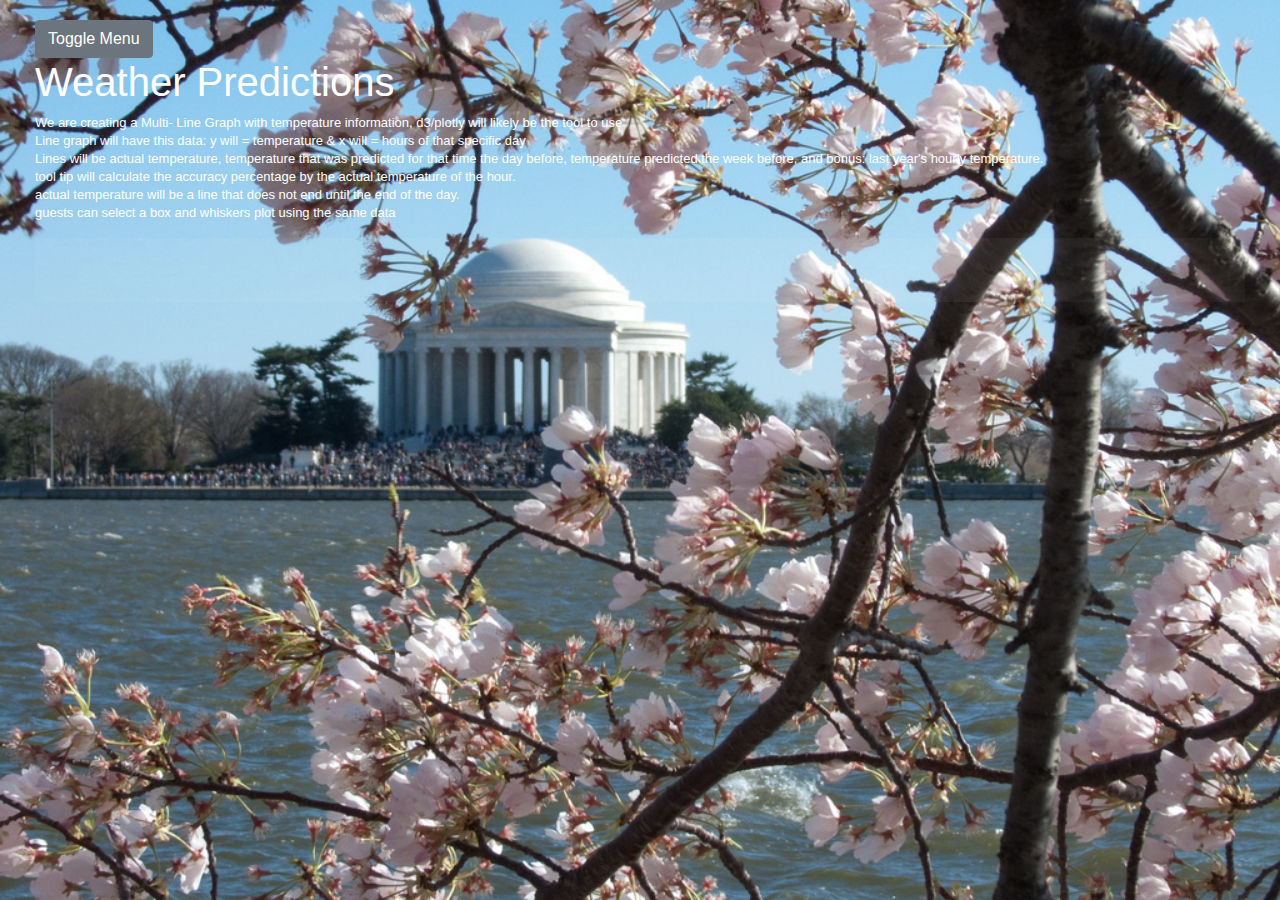
<file: index.html>
<!DOCTYPE html>
<html lang="en">
<head>
	<meta charset="UTF-8">
	<title>DC Weather Collaborative</title>

	<!-- kills favicon.ico 404 error -->
    <link rel="icon" href="data:;base64,iVBORwOKGO=">
       <!-- Bootstrap core CSS -->
    <link href="static/vendor/bootstrap/css/bootstrap.min.css" rel="stylesheet">
     <!-- Custom styles for this template -->
    <link href="static/css/simple-sidebar.css" rel="stylesheet">
    <link rel="stylesheet" href="static/css/custom.css">
	<script src="https://d3js.org/d3-time-format.v2.min.js"></script>
	<script src="https://d3js.org/d3.v4.min.js"></script>


</head>

<body>
	<div id="wrapper">
 <!-- Sidebar -->
        <div id="sidebar-wrapper">
            <ul class="sidebar-nav">
                <li class="sidebar-brand">
                    <a href="index.html">Multi-Line Graph</a>
                </li>
                <li>
                    <a href="index2.html">Weather Map</a>
                </li>
                <li>
                    <a href="index3.html">Yearly Weather Chart</a>
                </li>
                <li>
                  <!-- This will link to our data stored on Google -->
                  <a href="#">Raw Data</a>
                </li>
                <li>
                    <a href="https://github.com/DavisCardwell/Project-2">About</a>
                </li>

            </ul>
        </div>
         <!-- Page Content -->
        <div id="page-content-wrapper">
            <div class="container-fluid">
              <a href="#menu-toggle" class="btn btn-secondary" id="menu-toggle">Toggle Menu</a>
                <h1>Weather Predictions</h1>
                <p>We are creating a Multi- Line Graph with temperature information, d3/plotly will likely be the tool to use. <br>
                Line graph will have this data: y will = temperature & x will = hours of that specific day <br>
                Lines will be actual temperature, temperature that was predicted for that time the day before, temperature predicted the week before, and bonus: last year's hourly temperature.
                <br>tool tip will calculate the accuracy percentage by the actual temperature of the hour.
                <br>actual temperature will be a line that does not end until the end of the day.
                <br>
                guests can select a box and whiskers plot using the same data</p>
                <p></p>


    <div id="svg-here" class="frosted-glass"> </div>
    </div>
	</div>
</div>
</body>
	<script src="static/js/daily_predicted_multiline.js">
    </script>
	 <script src="static/vendor/jquery/jquery.min.js"></script>
    <script src="static/vendor/bootstrap/js/bootstrap.bundle.min.js"></script>
        <!-- Menu Toggle Script -->
    <script>
    $("#menu-toggle").click(function(e) {
        e.preventDefault();
        $("#wrapper").toggleClass("toggled");
    });
    </script>
</body>
</html>
</file>
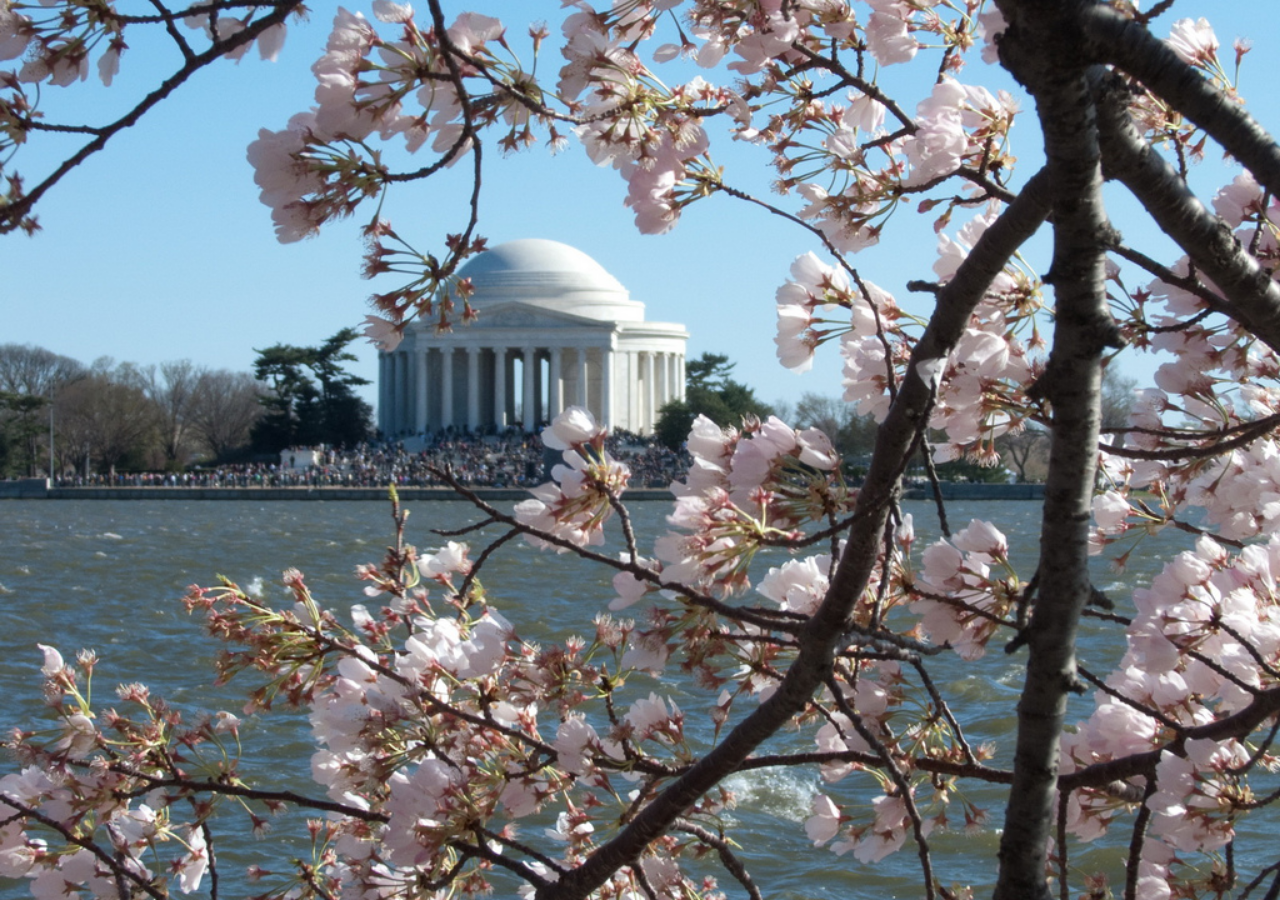
<file: multi_line.html>
<!DOCTYPE html>
<html lang="en">
<head>
	<meta charset="UTF-8">
	<title>DC Weather Collaborative</title>
	<link rel="stylesheet" href="style.css">

	<!-- kills favicon.ico 404 error -->
    <link rel="icon" href="data:;base64,iVBORwOKGO=">
       <!-- Bootstrap core CSS -->
    <link href="vendor/bootstrap/css/bootstrap.min.css" rel="stylesheet">
     <!-- Custom styles for this template -->
    <link href="css/simple-sidebar.css" rel="stylesheet">
    <link rel="stylesheet" href="css/custom.css">
	<script src="https://d3js.org/d3-time-format.v2.min.js"></script>
	<script src="https://d3js.org/d3.v4.min.js"></script>


</head>

<body>
	
     <div>  
	<script src="daily_predicted_multiline.js"></script>
	</div>
	 <script src="vendor/jquery/jquery.min.js"></script>
    <script src="vendor/bootstrap/js/bootstrap.bundle.min.js"></script>
        <!-- Menu Toggle Script -->

</body>
</html>
</file>
<file: static/css/custom.css>
/* remove default margin and padding from body */
body {
 margin: 0;
 padding: 0;
 background-image: url("../img/DC_sunny_spring.jpg");
 background-size: cover;
 background-repeat:no-repeat;
 display: compact;
 font: 13px/18px "Helvetica Neue", Helvetica, Arial, sans-serif;
 color:white;
}



/* set map, body, and html to 100% of the screen size */
#map,
body,
html {
  height: 100%;
}

.frosted-glass {
  background: inherit;
  height: 100%;
  width:100%;
  position: relative;
  z-index: 1;
  overflow: hidden;
  margin: 0 auto;
  padding: 2rem;
  box-sizing: border-box;
  box-shadow: 0 .5px .1px, rgba(0,0,0,.7);

}

.frosted-glass::before {
  content: "";
  position: absolute;
  z-index: -1;
  top:0; right:0; bottom:0; left:0;
  background: inherit;
  box-shadow: inset  0 3000px rgba(255,255,255,1);
  filter: blur(500px);
  margin: -20px;

}

/* Fixed sidenav, full height */
.sidenav {
  height: 100%;
  width: 200px;
  position: fixed;
  z-index: 1;
  top: 0;
  left: 0;
  background-color: #111;
  overflow-x: hidden;
  padding-top: 20px;
}

/* Style the sidenav links and the dropdown button */
.sidenav a, .dropdown-btn {
  padding: 6px 8px 6px 16px;
  text-decoration: none;
  font-size: 20px;
  color: #818181;
  display: block;
  border: none;
  background: none;
  width:100%;
  text-align: left;
  cursor: pointer;
  outline: none;
}

/* On mouse-over */
.sidenav a:hover, .dropdown-btn:hover {
  color: #f1f1f1;
}

/* Main content */
.main {
  margin-left: 200px; /* Same as the width of the sidenav */
  font-size: 20px; /* Increased text to enable scrolling */
  padding: 0px 10px;
}

/* Add an active class to the active dropdown button */
.active {
  background-color: green;
  color: white;
}

/* Dropdown container (hidden by default). Optional: add a lighter background color and some left padding to change the design of the dropdown content */
.dropdown-container {
  display: none;
  background-color: #262626;
  padding-left: 8px;
}

/* Optional: Style the caret down icon */
.fa-caret-down {
  float: right;
  padding-right: 8px;
}

.grid .tick {
    stroke: black;
    opacity: 1;
    font: 12;

}
.grid path {

      stroke-width: 5px;
}

.line {
  fill: none;
  stroke-width: 2px;
}

.orange {
  stroke: orange;
}

.green {
  stroke: green;
}

.blue {
  stroke: blue;
}
</file>
<file: style.css>
.line {
  fill: none;
  stroke-width: 2px;
}

.orange {
  stroke: orange;
}

.green {
  stroke: green;
}

.blue {
  stroke: blue;
}
</file>
<file: css/custom.css>
/* remove default margin and padding from body */
body {
 margin: 0;
 padding: 0;
 background-image: url("../img/DC_sunny_spring.jpg");
 background-size: cover;
 background-repeat:no-repeat;
 display: compact;
 font: 13px/18px "Helvetica Neue", Helvetica, Arial, sans-serif;
 color:white;
}



/* set map, body, and html to 100% of the screen size */
#map,
body,
html {
  height: 100%;
}

.frosted-glass {
  background: inherit;
  height: 100%;
  width:100%;
  position: relative;
  z-index: 1;
  overflow: hidden;
  margin: 0 auto;
  padding: 2rem;
  box-sizing: border-box;
  box-shadow: 0 .5px .1px, rgba(0,0,0,.7);

}

.frosted-glass::before {
  content: "";
  position: absolute;
  z-index: -1;
  top:0; right:0; bottom:0; left:0;
  background: inherit;
  box-shadow: inset  0 3000px rgba(255,255,255,1);
  filter: blur(500px);
  margin: -20px;

}

/* Fixed sidenav, full height */
.sidenav {
  height: 100%;
  width: 200px;
  position: fixed;
  z-index: 1;
  top: 0;
  left: 0;
  background-color: #111;
  overflow-x: hidden;
  padding-top: 20px;
}

/* Style the sidenav links and the dropdown button */
.sidenav a, .dropdown-btn {
  padding: 6px 8px 6px 16px;
  text-decoration: none;
  font-size: 20px;
  color: #818181;
  display: block;
  border: none;
  background: none;
  width:100%;
  text-align: left;
  cursor: pointer;
  outline: none;
}

/* On mouse-over */
.sidenav a:hover, .dropdown-btn:hover {
  color: #f1f1f1;
}

/* Main content */
.main {
  margin-left: 200px; /* Same as the width of the sidenav */
  font-size: 20px; /* Increased text to enable scrolling */
  padding: 0px 10px;
}

/* Add an active class to the active dropdown button */
.active {
  background-color: green;
  color: white;
}

/* Dropdown container (hidden by default). Optional: add a lighter background color and some left padding to change the design of the dropdown content */
.dropdown-container {
  display: none;
  background-color: #262626;
  padding-left: 8px;
}

/* Optional: Style the caret down icon */
.fa-caret-down {
  float: right;
  padding-right: 8px;
}

.grid .tick {
    stroke: black;
    opacity: 1;
    font: 12;

}
.grid path {

      stroke-width: 5px;
}

.line {
  fill: none;
  stroke-width: 2px;
}

.orange {
  stroke: orange;
}

.green {
  stroke: green;
}

.blue {
  stroke: blue;
}
</file>
<file: static/css/simple-sidebar.css>
/*!
 * Start Bootstrap - Simple Sidebar (https://startbootstrap.com/template-overviews/simple-sidebar)
 * Copyright 2013-2017 Start Bootstrap
 * Licensed under MIT (https://github.com/BlackrockDigital/startbootstrap-simple-sidebar/blob/master/LICENSE)
 */

body {
  overflow-x: hidden;
}

#wrapper {
  padding-left: 0;
  -webkit-transition: all 0.5s ease;
  -moz-transition: all 0.5s ease;
  -o-transition: all 0.5s ease;
  transition: all 0.5s ease;
}

#wrapper.toggled {
  padding-left: 250px;
}

#sidebar-wrapper {
  z-index: 1000;
  position: fixed;
  left: 250px;
  width: 0;
  height: 100%;
  margin-left: -250px;
  overflow-y: auto;
  background: #000;
  -webkit-transition: all 0.5s ease;
  -moz-transition: all 0.5s ease;
  -o-transition: all 0.5s ease;
  transition: all 0.5s ease;
}

#wrapper.toggled #sidebar-wrapper {
  width: 250px;
}

#page-content-wrapper {
  width: 100%;
  position: absolute;
  padding: 15px;
}

#wrapper.toggled #page-content-wrapper {
  position: absolute;
  margin-right: -250px;
}


/* Sidebar Styles */

.sidebar-nav {
  position: absolute;
  top: 0;
  width: 250px;
  margin: 0;
  padding: 0;
  list-style: none;
}

.sidebar-nav li {
  text-indent: 20px;
  line-height: 40px;
}

.sidebar-nav li a {
  display: block;
  text-decoration: none;
  color: #999999;
}

.sidebar-nav li a:hover {
  text-decoration: none;
  color: #fff;
  background: rgba(255, 255, 255, 0.2);
}

.sidebar-nav li a:active, .sidebar-nav li a:focus {
  text-decoration: none;
}

.sidebar-nav>.sidebar-brand {
  height: 65px;
  font-size: 18px;
  line-height: 60px;
}

.sidebar-nav>.sidebar-brand a {
  color: #999999;
}

.sidebar-nav>.sidebar-brand a:hover {
  color: #fff;
  background: none;
}

@media(min-width:768px) {
  #wrapper {
    padding-left: 0;
  }
  #wrapper.toggled {
    padding-left: 250px;
  }
  #sidebar-wrapper {
    width: 0;
  }
  #wrapper.toggled #sidebar-wrapper {
    width: 250px;
  }
  #page-content-wrapper {
    padding: 20px;
    position: relative;
  }
  #wrapper.toggled #page-content-wrapper {
    position: relative;
    margin-right: 0;
  }
}
</file>
<file: css/simple-sidebar.css>
/*!
 * Start Bootstrap - Simple Sidebar (https://startbootstrap.com/template-overviews/simple-sidebar)
 * Copyright 2013-2017 Start Bootstrap
 * Licensed under MIT (https://github.com/BlackrockDigital/startbootstrap-simple-sidebar/blob/master/LICENSE)
 */

body {
  overflow-x: hidden;
}

#wrapper {
  padding-left: 0;
  -webkit-transition: all 0.5s ease;
  -moz-transition: all 0.5s ease;
  -o-transition: all 0.5s ease;
  transition: all 0.5s ease;
}

#wrapper.toggled {
  padding-left: 250px;
}

#sidebar-wrapper {
  z-index: 1000;
  position: fixed;
  left: 250px;
  width: 0;
  height: 100%;
  margin-left: -250px;
  overflow-y: auto;
  background: #000;
  -webkit-transition: all 0.5s ease;
  -moz-transition: all 0.5s ease;
  -o-transition: all 0.5s ease;
  transition: all 0.5s ease;
}

#wrapper.toggled #sidebar-wrapper {
  width: 250px;
}

#page-content-wrapper {
  width: 100%;
  position: absolute;
  padding: 15px;
}

#wrapper.toggled #page-content-wrapper {
  position: absolute;
  margin-right: -250px;
}


/* Sidebar Styles */

.sidebar-nav {
  position: absolute;
  top: 0;
  width: 250px;
  margin: 0;
  padding: 0;
  list-style: none;
}

.sidebar-nav li {
  text-indent: 20px;
  line-height: 40px;
}

.sidebar-nav li a {
  display: block;
  text-decoration: none;
  color: #999999;
}

.sidebar-nav li a:hover {
  text-decoration: none;
  color: #fff;
  background: rgba(255, 255, 255, 0.2);
}

.sidebar-nav li a:active, .sidebar-nav li a:focus {
  text-decoration: none;
}

.sidebar-nav>.sidebar-brand {
  height: 65px;
  font-size: 18px;
  line-height: 60px;
}

.sidebar-nav>.sidebar-brand a {
  color: #999999;
}

.sidebar-nav>.sidebar-brand a:hover {
  color: #fff;
  background: none;
}

@media(min-width:768px) {
  #wrapper {
    padding-left: 0;
  }
  #wrapper.toggled {
    padding-left: 250px;
  }
  #sidebar-wrapper {
    width: 0;
  }
  #wrapper.toggled #sidebar-wrapper {
    width: 250px;
  }
  #page-content-wrapper {
    padding: 20px;
    position: relative;
  }
  #wrapper.toggled #page-content-wrapper {
    position: relative;
    margin-right: 0;
  }
}
</file>
